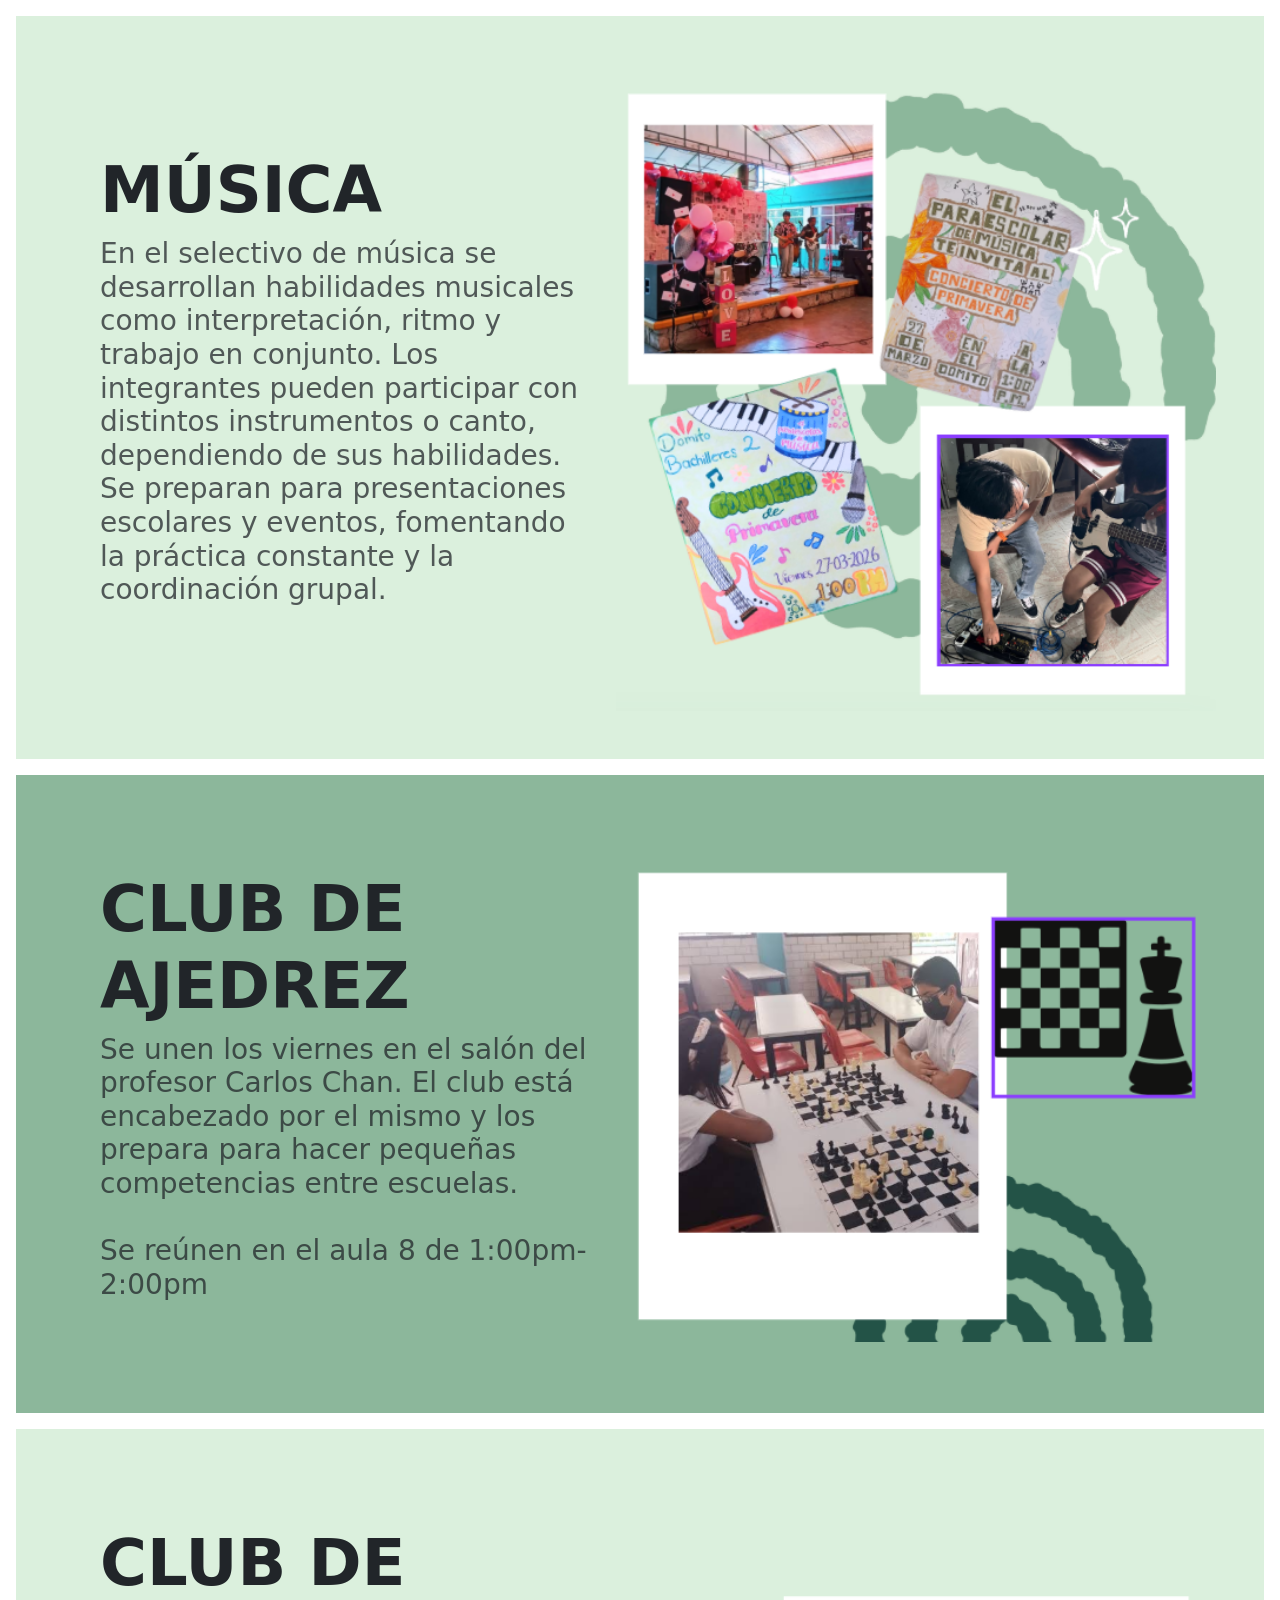
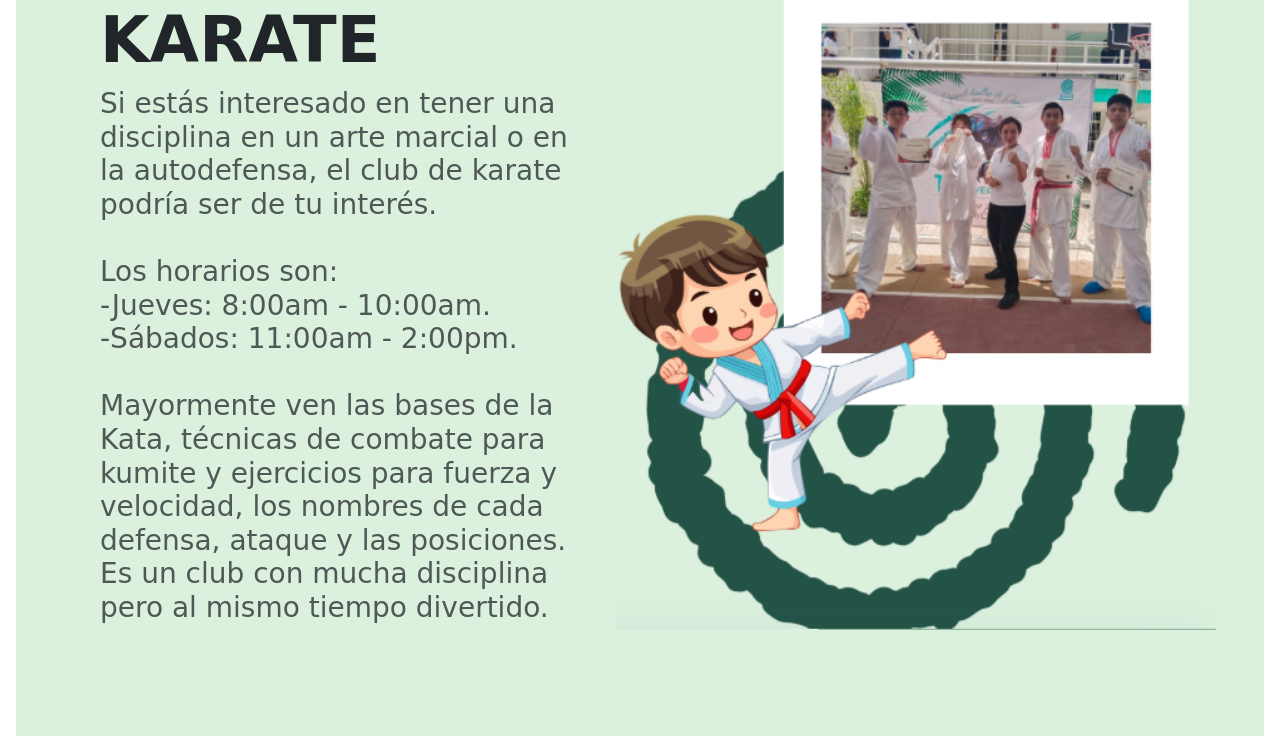
<file: index.html>
<!Doctype html>
<html>
    <head>
        <meta charset="utf-8">
        <meta name="viewport" content="width=device-width, initial-scale=1">
        <title>Música.</title>
        
        <link rel="stylesheet" href="CSS/style.css">
        <link rel="stylesheet" href="CSS/bootstrap.css">
        <link rel="stylesheet" href="CSS/bootstrap.min.css">
        <script src="js/bootstrap.bundle.min.js"></script>
        <script src="js/popper.min.js"></script>
        <script src="js/bootstrap.min.js"></script>
    </head>
    <body>
       <div clas="container">
			<div class="position-relative overflow-hidden p-3 p-md-5 m-md-3 text-start" style="background-color: #dbf0dd">
			<div class="row align-items-center">
			<div class="col-md-6 p-lg-5">
            <h1 class="display-3 fw-bold">
                <div dir="auto" style="vertical-align: inherit;">MÚSICA</div>
            </h1>
            <h3 class="fw-normal text-muted mb-3">
                <div dir="auto" style="vertical-align: inherit;">En el selectivo de música se desarrollan habilidades musicales como interpretación, ritmo y trabajo en conjunto. Los integrantes pueden participar con distintos instrumentos o canto, dependiendo de sus habilidades. Se preparan para presentaciones escolares y eventos, fomentando la práctica constante y la coordinación grupal.</div>
            </h3>
        </div>
       <div class="col-md-6 d-flex flex-column align-items-end gap-4">
		   <img src="imagenes/musica.png"
				alt="Musica1"
				style="width: 600px; height= 600px; text-align: right";>
				</div></div></div></div>

		
		
		<div class="position-relative overflow-hidden p-3 p-md-5 m-md-3 text-top" style="background-color: #8CB79B">
			<div class="row align-items-center">
			<div class="col-md-6 p-lg-5">
            <h1 class="display-3 fw-bold">
                <div dir="auto" style="vertical-align: inherit;">CLUB DE AJEDREZ</div>
            </h1>
            <h3 class="fw-normal text-muted mb-3">
                <div dir="auto" style="vertical-align: inherit;">Se unen los viernes en el salón del profesor Carlos Chan. El club está encabezado por el mismo y los prepara para hacer pequeñas competencias entre escuelas.<br><br>

					Se reúnen en el aula 8 de 1:00pm-2:00pm</div>
            </h3>
        </div>
       <div class="col-md-6 d-flex flex-column align-items-end gap-4">
		   <img src="imagenes/ajedrez.png"
				alt="Musica1"
				style="width: 600px; height= 600px; text-align: right";>
				</div></div></div>
		
		
		
		
		
	
		
		
		<div class="position-relative overflow-hidden p-3 p-md-5 m-md-3 text-start" style="background-color: #dbf0dd">
			<div class="row align-items-center">
			<div class="col-md-6 p-lg-5">
            <h1 class="display-3 fw-bold">
                <div dir="auto" style="vertical-align: inherit;">CLUB DE KARATE</div>
            </h1>
            <h3 class="fw-normal text-muted mb-3">
                <div dir="auto" style="vertical-align: inherit;">Si estás interesado en tener una disciplina en un arte marcial o en la autodefensa, el club de karate podría ser de tu interés.<br><br>

					Los horarios son:<br>
					-Jueves: 8:00am - 10:00am.<br>
					-Sábados: 11:00am - 2:00pm.<br><br>

					Mayormente ven las bases de la Kata, técnicas de combate para kumite y ejercicios para fuerza y velocidad, los nombres de cada defensa, ataque y las posiciones.
					Es un club con mucha disciplina pero al mismo tiempo divertido.</div>
            </h3>
        </div>
       <div class="col-md-6 d-flex flex-column align-items-end gap-4">
		   <img src="imagenes/karate.png"
				alt="Karate1"
				style="width: 600px; height= 600px; text-align: right";>
				</div></div></div>
    </body>
</html>
</file>
<file: CSS/style.css>
.hola{
	text-align: right;
}
</file>
